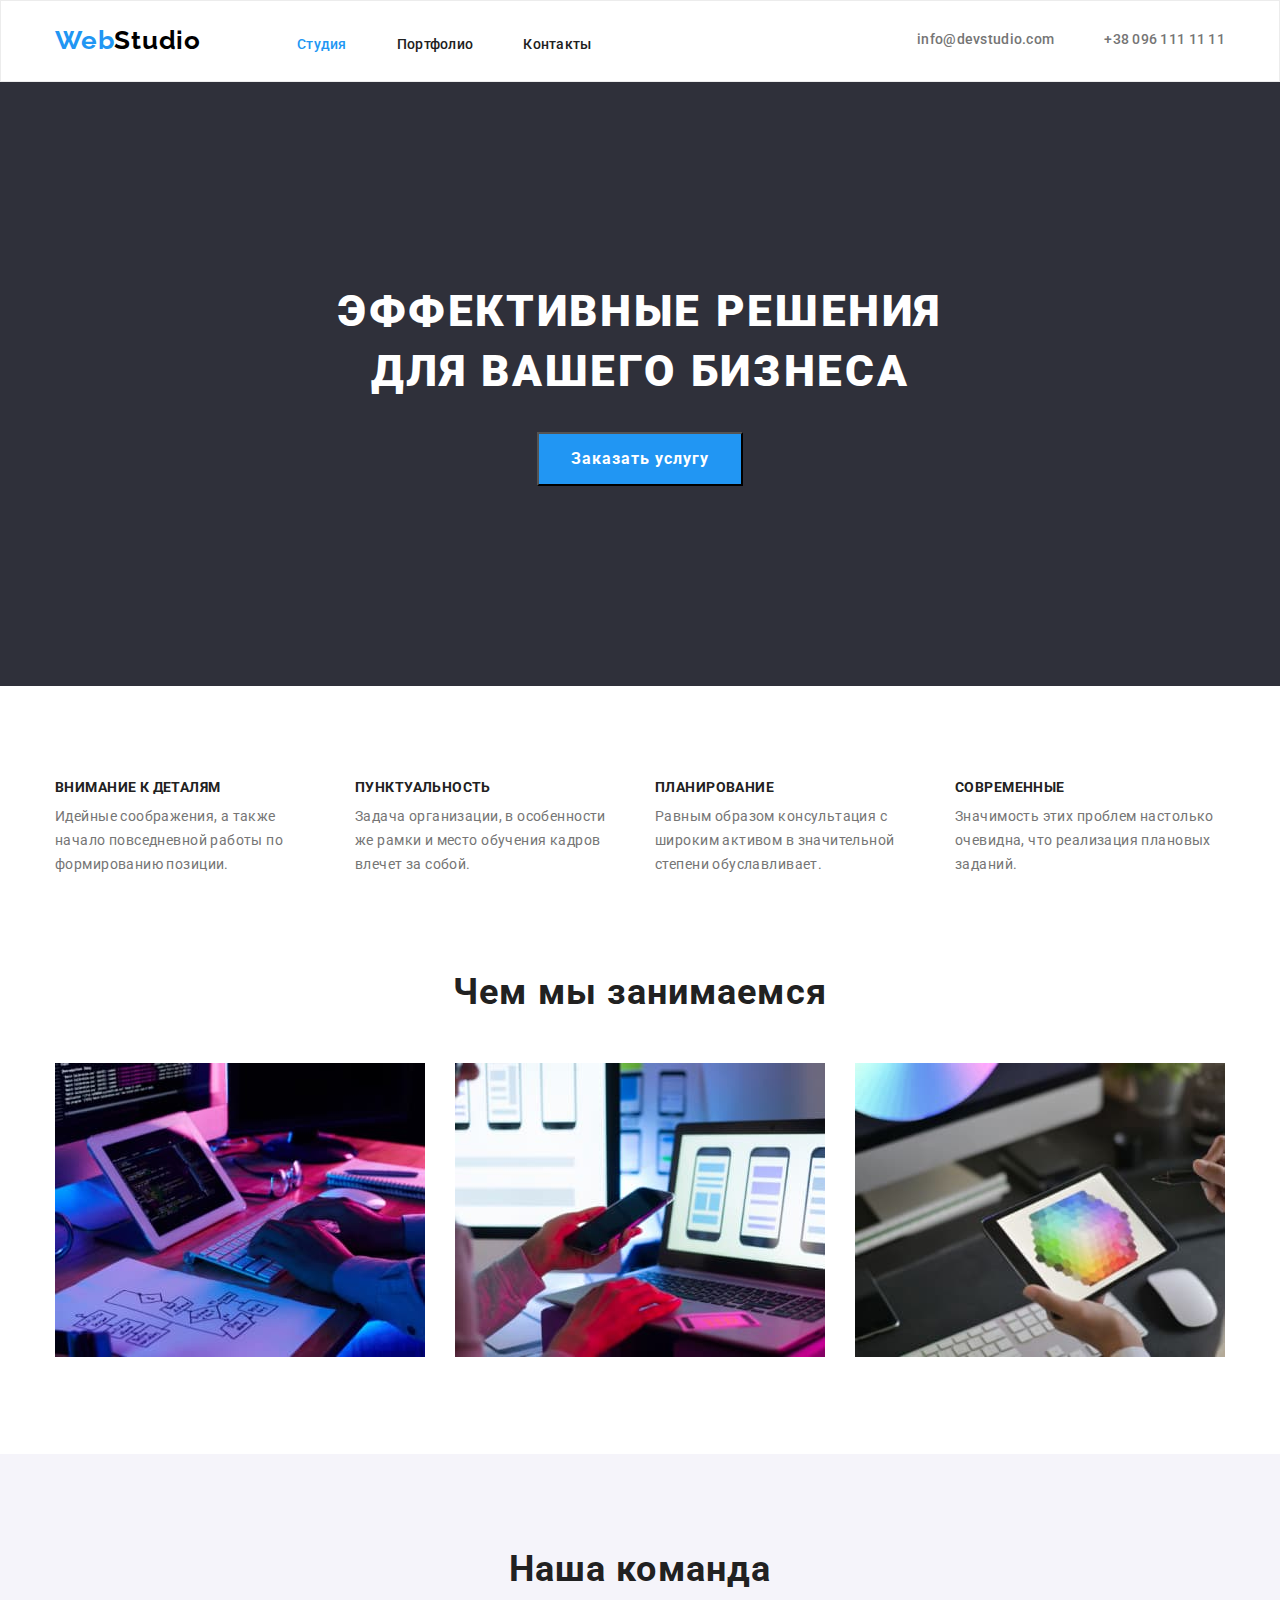
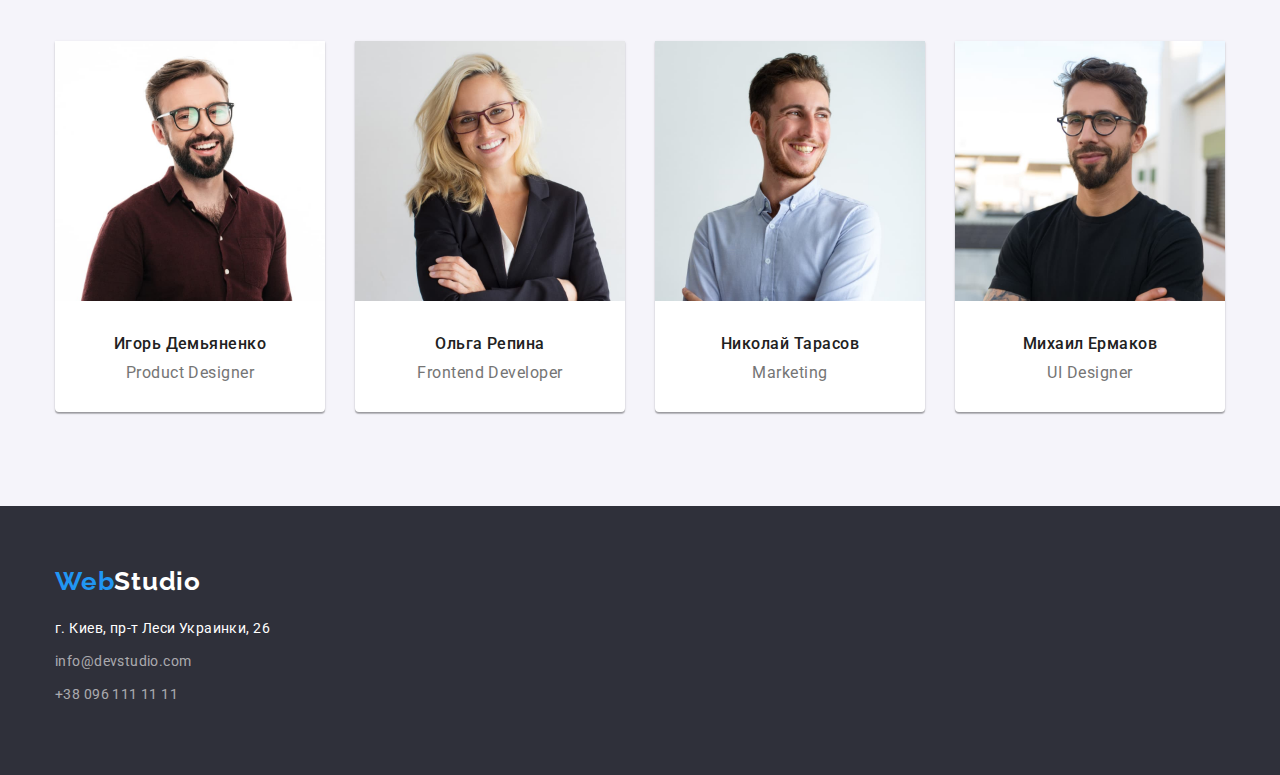
<file: index.html>
<!DOCTYPE html>
<html lang="ru">
  <head>
    <meta charset="UTF-8" />
    <meta http-equiv="X-UA-Compatible" content="IE=edge" />
    <meta name="viewport" content="width=device-width, initial-scale=1.0" />
    <title>Document</title>
    <link rel="preconnect" href="https://fonts.googleapis.com" />
    <link rel="preconnect" href="https://fonts.gstatic.com" crossorigin />
    <link
      href="https://fonts.googleapis.com/css2?family=Raleway:wght@700&family=Roboto:wght@400;500;700;900&display=swap"
      rel="stylesheet"
    />
    <link
      rel="stylesheet"
      href="https://cdnjs.cloudflare.com/ajax/libs/modern-normalize/1.0.0/modern-normalize.min.css"
    />
    <link rel="stylesheet" href="./css/styles.css" />
  </head>

  <body>
    <!--header-->
    <header class="header">
      <div class="container main-nav">
        <nav class="nav">
          <a href="index.html" class="logo-fist"
            >Web<span class="logo-second">Studio</span>
          </a>

          <ul class="list-nav">
            <li class="item">
              <a href="./index.html " class="link current">Студия</a>
            </li>
            <li class="item">
              <a href="./portfolio.html" class="link">Портфолио</a>
            </li>
            <li class="item">
              <a href="./index.html" class="link">Контакты</a>
            </li>
          </ul>
        </nav>

        <ul class="list-contacts">
          <li class="item">
            <a href="mailto:info@devstudio.com" class="link"
              >info@devstudio.com</a
            >
          </li>
          <li class="item">
            <a href="tel:+380961111111" class="link">+38 096 111 11 11</a>
          </li>
        </ul>
      </div>
    </header>
    <main>
      <!--sectipon-->

      <section class="hero">
        <div class="container">
          <h1 class="hero-name">
            Эффективные решения <br />
            для вашего бизнеса
          </h1>
          <button type="button" class="button">Заказать услугу</button>
        </div>
      </section>
      <!--peculiarities-->

      <section class="post">
        <div class="container">
          <ul class="post-list">
            <li class="item">
              <h3 class="post-title">Внимание к деталям</h3>
              <p class="post-text">
                Идейные соображения, а также начало повседневной работы по
                формированию позиции.
              </p>
            </li>
            <li class="item">
              <h3 class="post-title">Пунктуальность</h3>
              <p class="post-text">
                Задача организации, в особенности же рамки и место обучения
                кадров влечет за собой.
              </p>
            </li>
            <li class="item">
              <h3 class="post-title">Планирование</h3>
              <p class="post-text">
                Равным образом консультация с широким активом в значительной
                степени обуславливает.
              </p>
            </li>
            <li class="item">
              <h3 class="post-title">Современные</h3>
              <p class="post-text">
                Значимость этих проблем настолько очевидна, что реализация
                плановых заданий.
              </p>
            </li>
          </ul>
        </div>
      </section>

      <!--we doing-->

      <section class="we-doing">
        <div class="container">
          <h2 class="section-name">Чем мы занимаемся</h2>
          <ul class="content-list">
            <li class="item">
              <a href="" class="link">
                <img
                  src="./images/picture1squoosh.jpg"
                  width="370"
                  alt="notebook"
              /></a>
            </li>
            <li class="item">
              <a href="" class="link">
                <img
                  src="./images/picture2squoosh.jpg"
                  width="370"
                  alt="phone"
                />
              </a>
            </li>
            <li class="item">
              <a href="" class="link">
                <img
                  src="./images/picture3squoosh.jpg"
                  width="370"
                  alt="tablet"
                />
              </a>
            </li>
          </ul>
        </div>
      </section>
      <!--our team-->

      <section class="team">
        <div class="container">
          <h2 class="section-name">Наша команда</h2>
          <ul class="team-list">
            <li class="item">
              <img
                src="./images/Demayanenko.jpg"
                width="270"
                alt="Демьяненко"
              />
              <div class="team-box">
                <h3 class="box-name">Игорь Демьяненко</h3>
                <p class="box-text">Product Designer</p>
              </div>
            </li>
            <li class="item">
              <img src="./images/Repina.jpg" width="270" alt="Репина" />
              <div class="team-box">
                <h3 class="box-name">Ольга Репина</h3>
                <p class="box-text">Frontend Developer</p>
              </div>
            </li>

            <li class="item">
              <img src="./images/Tarasov.jpg" width="270" alt="Тарасов" />
              <div class="team-box">
                <h3 class="box-name">Николай Тарасов</h3>
                <p class="box-text">Marketing</p>
              </div>
            </li>
            <li class="item">
              <img src="./images/Ermakov.jpg" width="270" alt="Ермаков" />
              <div class="team-box">
                <h3 class="box-name">Михаил Ермаков</h3>
                <p class="box-text">UI Designer</p>
              </div>
            </li>
          </ul>
        </div>
      </section>
    </main>
    <!--basement-->
    <footer class="footer">
      <div class="container">
        <a href="index.htm" class="logo-third"
          >Web<span class="logo-fourth">Studio</span>
        </a>
        <address class="address">
          <ul>
            <li>г. Киев, пр-т Леси Украинки, 26</li>
            <li>
              <a href="mailto:info@devstudio.com" class="link"
                >info@devstudio.com</a
              >
            </li>
            <li class="item">
              <a href="tel:+380961111111" class="link">+38 096 111 11 11</a>
            </li>
          </ul>
        </address>
      </div>
    </footer>
  </body>
</html>
</file>
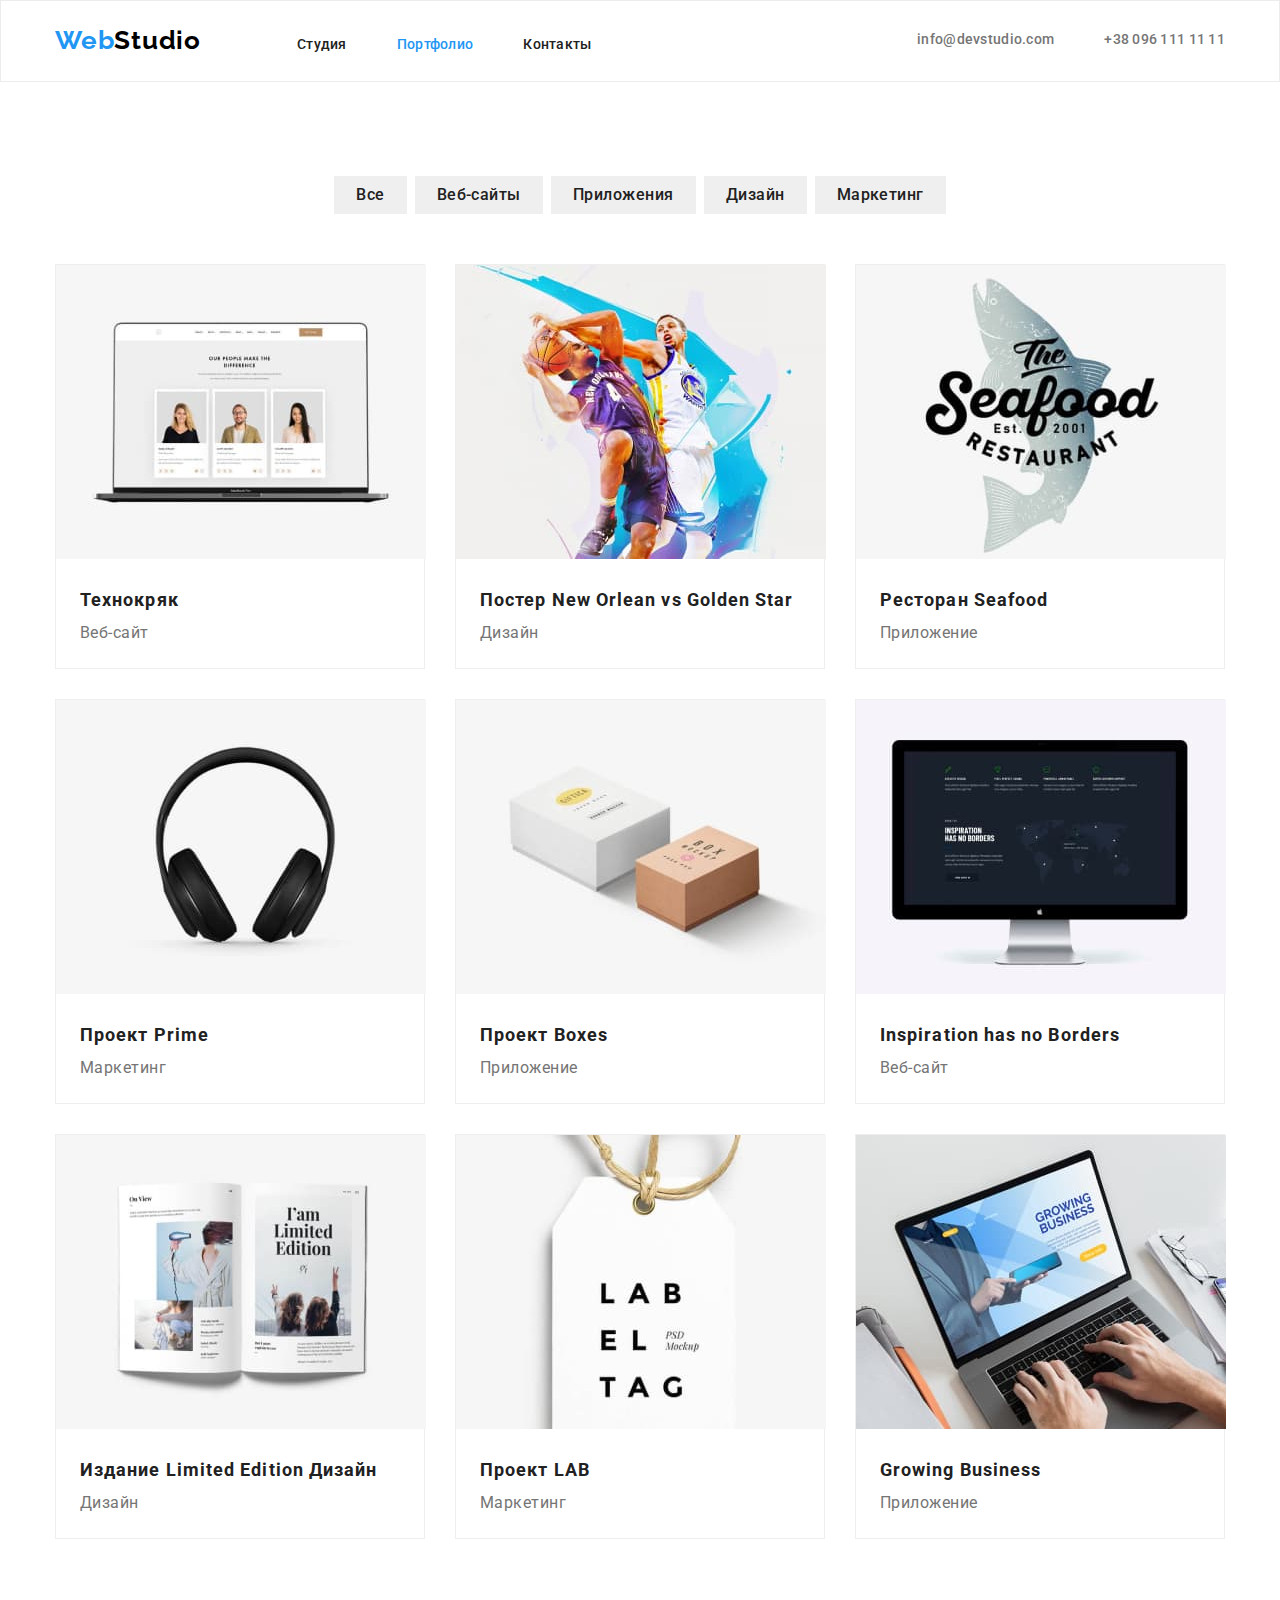
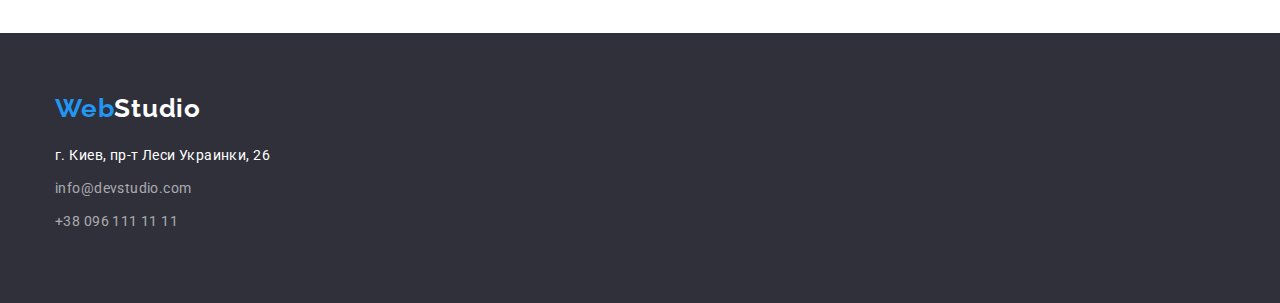
<file: portfolio.html>
<!DOCTYPE html>
<html lang="ru">
  <head>
    <meta charset="UTF-8" />
    <meta http-equiv="X-UA-Compatible" content="IE=edge" />
    <meta name="viewport" content="width=device-width, initial-scale=1.0" />
    <title>Document</title>
    <link rel="preconnect" href="https://fonts.googleapis.com" />
    <link rel="preconnect" href="https://fonts.gstatic.com" crossorigin />
    <link
      href="https://fonts.googleapis.com/css2?family=Raleway:wght@700&family=Roboto:wght@400;500;700;900&display=swap"
      rel="stylesheet"
    />
    <link
      rel="stylesheet"
      href="https://cdnjs.cloudflare.com/ajax/libs/modern-normalize/1.0.0/modern-normalize.min.css"
    />
    <link rel="stylesheet" href="./css/styles.css" />
  </head>

  <body>
    <!--header-->
    <header class="header">
      <div class="container main-nav">
        <nav class="nav">
          <a href="index.html" class="logo-fist"
            >Web<span class="logo-second">Studio</span>
          </a>

          <ul class="list-nav">
            <li class="item">
              <a href="./index.html " class="link">Студия</a>
            </li>
            <li class="item">
              <a href="./portfolio.html" class="link current">Портфолио</a>
            </li>
            <li class="item">
              <a href="./index.html" class="link">Контакты</a>
            </li>
          </ul>
        </nav>

        <ul class="list-contacts">
          <li class="item">
            <a href="mailto:info@devstudio.com" class="link"
              >info@devstudio.com</a
            >
          </li>
          <li class="item">
            <a href="tel:+380961111111" class="link">+38 096 111 11 11</a>
          </li>
        </ul>
      </div>
    </header>
    <main class="portfolio-content">
      <section class="portfolio-section">
        <div class="container">
          <ul class="filters">
            <li class="item">
              <button type="button" class="btn">Все</button>
            </li>
            <li class="item">
              <button type="button" class="btn">Веб-сайты</button>
            </li>
            <li class="item">
              <button type="button" class="btn">Приложения</button>
            </li>
            <li class="item">
              <button type="button" class="btn">Дизайн</button>
            </li>
            <li class="item">
              <button type="button" class="btn">Маркетинг</button>
            </li>
          </ul>

          <ul class="soft-list">
            <li class="item">
              <a href="">
                <img src="./images/laptop.jpg" width="370" alt="laptop" />
              </a>

              <div class="soft-card">
                <h3 class="card-name">Технокряк</h3>
                <p class="card-text">Веб-сайт</p>
              </div>
            </li>
            <li class="item">
              <a href="">
                <img src="./images/poster.jpg" width="370" alt="poster" />
              </a>
              <div class="soft-card">
                <h3 class="card-name">Постер New Orlean vs Golden Star</h3>
                <p class="card-text">Дизайн</p>
              </div>
            </li>
            <li class="item">
              <a href="">
                <img
                  src="./images/logo-restaurant.jpg"
                  width="370"
                  alt="restaurant"
              /></a>
              <div class="soft-card">
                <h3 class="card-name">Ресторан Seafood</h3>
                <p class="card-text">Приложение</p>
              </div>
            </li>
            <li class="item">
              <a href="">
                <img src="./images/headphones.jpg" width="370" alt="headphones"
              /></a>
              <div class="soft-card">
                <h3 class="card-name">Проект Prime</h3>
                <p class="card-text">Маркетинг</p>
              </div>
            </li>
            <li class="item">
              <a href=""
                ><img src="./images/box.jpg" width="370" alt="box"
              /></a>
              <div class="soft-card">
                <h3 class="card-name">Проект Boxes</h3>
                <p class="card-text">Приложение</p>
              </div>
            </li>
            <li class="item">
              <a href=""
                ><img src="./images/monoblock.jpg" width="370" alt="monoblock"
              /></a>
              <div class="soft-card">
                <h3 class="card-name">Inspiration has no Borders</h3>
                <p class="card-text">Веб-сайт</p>
              </div>
            </li>
            <li class="item">
              <a href=""
                ><img src="./images/book.jpg" width="370" alt="book"
              /></a>
              <div class="soft-card">
                <h3 class="card-name">Издание Limited Edition Дизайн</h3>
                <p class="card-text">Дизайн</p>
              </div>
            </li>
            <li class="item">
              <a href=""
                ><img src="./images/tag.jpg" width="370" alt="tag"
              /></a>
              <div class="soft-card">
                <h3 class="card-name">Проект LAB</h3>
                <p class="card-text">Маркетинг</p>
              </div>
            </li>
            <li class="item">
              <a href=""
                ><img
                  src="./images/working-on-a-laptop.jpg"
                  width="370"
                  alt="working"
              /></a>
              <div class="soft-card">
                <h3 class="card-name">Growing Business</h3>
                <p class="card-text">Приложение</p>
              </div>
            </li>
          </ul>
        </div>
      </section>
    </main>
    <footer class="footer">
      <div class="container">
        <a href="index.htm" class="logo-third"
          >Web<span class="logo-fourth">Studio</span>
        </a>
        <address class="address">
          <ul>
            <li>г. Киев, пр-т Леси Украинки, 26</li>
            <li>
              <a href="mailto:info@devstudio.com" class="link"
                >info@devstudio.com</a
              >
            </li>
            <li class="item">
              <a href="tel:+380961111111" class="link">+38 096 111 11 11</a>
            </li>
          </ul>
        </address>
      </div>
    </footer>
  </body>
</html>
</file>
<file: css/styles.css>
:root {
    --primary-text-color: #757575;
    --title-tex-color:#212121;
    --accent-color:#2196F3;
    --primary-white-color:#FFFFFF;
    --primary-background-color:#E5E5E5;
    --secondary-background-color:#2F303A;
}
body {
    
    margin: 0;
    font-family: 'Roboto',
    sans-serif;
    font-size: 14px;
    background-color: var(--primary-white-color);
    color: var(--primary-text-color);
}
html {
    box-sizing: border-box;
}
*,
 ::before,
 ::after {
    box-sizing: inherit;
}

a {
    text-decoration: none;
}

ul,
li { 
    margin: 0;
    padding: 0;
    list-style-type: none;
}
.img {
    display: block;
}
/*heder*/
.container {
   
    width: 1200px;
    padding-right:  15px;
    padding-left:  15px;
    margin-left: auto;
    margin-right: auto;
    
}
.header {
    padding-top: 24px;
    padding-bottom: 25px;
    background: var(--primary-white-color);
    border: 1px solid #ECECEC;
}
.main-nav {
    display: flex;
    align-items: center;
   
}
   
.logo-fist,
.logo-second {
    display: inline-block;
    margin: 0;
    padding: 0;
    margin-left: auto;
    font-family: Raleway;
    font-weight: 700;
    font-size: 26px;
    line-height: 1.19;
    letter-spacing: 0.03em;
    
    
}

.logo-second {
   
    color: #000000;

}
.logo-fist {

    color: var(--accent-color);
    
}
.list-nav {
    
    display: inline-flex;
    margin-left: 93px;
}
.list-nav .item + .item {
    
    margin-left: 50px;
   
}

.list-nav .link {
    display: block;
    
    font-weight: 500;
    font-size: 14px;
    line-height: 1.14;
    letter-spacing: 0.02em;
    color: var(--title-tex-color);
} 
.list-nav .link.current {
    color: var(--accent-color);
}
.list-nav .link:hover,
.list-nav .link:focus {
    color: var(--accent-color);
}
.list-contacts {

    display: inline-flex;
    margin-left: auto;
    
}
.list-contacts .item + .item {
    margin-left: 50px;
}
.list-contacts .link {
    display: block;
   
    font-weight: 500;
    font-size: 14px;
    line-height: 1.14;
    letter-spacing: 0.02em;
    color: var(--primary-text-color);

}
.list-contacts .link:hover,
.list-contacts .link:focus {
    color: var(--accent-color);
}

/*hero*/
.hero {
    padding-top: 200px;
    padding-bottom: 200px;
    margin: 0 auto;
    text-align: center;    
    background: var(--secondary-background-color);
}
h1 {
    
    
    margin-top: 0px;
    font-weight: 900;  
    font-size: 44px;
    line-height:1.36;
    letter-spacing: 0.06em;
    margin-bottom: 30px;
    text-transform: uppercase;
    color: var(--primary-white-color);
   
}


.button {
    display: inline-block;  
    padding: 10px 32px;
    min-width: 200px;
   
    
    font-family: inherit;
    font-weight: 700;
    font-size: 16px;
    line-height: 1.87;
    align-items: center;
    letter-spacing: 0.06em;
    
    cursor: pointer;
    color: var(--primary-white-color);
    background-color: var(--accent-color);
    
}
.button:hover,
.button:focus {
    filter: drop-shadow(0px 4px 4px rgba(0, 0, 0, 0.25));
    border-radius: 4px solid;
}
.button .primary {
    color: var(--title-tex-color);
    background-color: #F5F4FA;
}
.button .secondary {
    color: var(--accent-color);
    background-color: var(--primary-white-color);
}
/*peculiarities*/
.post {
    
    background: var(--primary-white-color);
    padding-top: 94px;
    padding-bottom: 94px;
   
       }
.post-list {
    
    display: flex;
    flex-wrap: wrap;
    
}
.post-list .item {
    width: 270px;
    
    
}
.post-list .item + .item {
     margin-left: 30px;
    
}
.post-title {
    margin: 0;
    padding: 0;
    margin-bottom: 10px;
    font-weight: 700;
    font-size: 14px;
    line-height: 1.14;
    letter-spacing: 0.03em;
    text-transform: uppercase;
    color: var(--title-tex-color);
}
.post-text {
    margin: 0;
    padding: 0;
    font-weight: 400;
    font-size: 14px;
    line-height: 1.71;
    letter-spacing: 0.03em;
    color: var(--primary-text-color);
}

/*we doing */
.we-doing {
    
    padding-bottom: 94px;
    
    background: var(--primary-white-color);
}
.content-list {
    display: flex;
    flex-wrap: wrap;
}
.content-list .item + .item {
    margin-left: 30px; 
}

.section-name 
{
    margin: 0 auto;
    margin-bottom: 50px;
   
    font-weight: 700;
    font-size: 36px;
    text-align: center;
    letter-spacing: 0.03em;
    line-height: 1.17;
    color: var(--title-tex-color);
} 



/*our team*/
.team {
   
    padding-top:  94px;
    padding-bottom: 94px;
    background: #F5F4FA;
}
.team-list {

    display: flex;
    flex-wrap: wrap;
}
.team-list .item+.item {
    
    margin-left: 30px;
}
    
    




.team-list .item {
    text-align: center;
    align-items:center;
    background: #FFFFFF;
    box-shadow: 0px 1px 3px rgba(0, 0, 0, 0.12),
    0px 1px 1px rgba(0, 0, 0, 0.14),
    0px 2px 1px rgba(0, 0, 0, 0.2);
    border-radius: 0px 0px 4px 4px;
    
}         
.team-box {
    
    padding-top: 30px;
    padding-bottom: 30px;
    
}    

       

.box-name {
    margin: 0;
    margin-bottom: 10px;
    font-weight: 500;
    font-size: 16px;
    line-height: 1.19;
    letter-spacing: 0.03em;
    color: var(--title-tex-color);

}
.box-text {
    margin: 0;
    
    font-weight: 400;
    font-size: 16px;
    line-height: 1.19;
    letter-spacing: 0.03em;
    color: var(--primary-text-color);

}

/* basement */ 
.footer {
    display: block;
    padding-top: 60px;
    padding-bottom: 60px;
    background: var(--secondary-background-color);
}

.logo-third,
.logo-fourth {
    display: inline-block;
    
    
    font-family: Raleway;
    font-weight: 700;
    font-size: 26px;
    line-height: 1.19;
    letter-spacing: 0.03em;
}
.logo-third {
    margin-bottom: 20px;
    color: var(--accent-color);

}
.logo-fourth {
   
    color: var(--primary-white-color);
}
.address li {
    display: block;
    margin: 0;
    margin-bottom: 9px; 
   
    font-style: normal;
    font-weight: 400;
    font-size: 14px;
    line-height: 1.71;
    letter-spacing: 0.03em;
    color: var(--primary-white-color);
    
}
.address .link {
    display: block;
    margin: 0;

    font-style: normal;
    font-weight: 400;
    font-size: 14px;
    line-height: 1.71;
    letter-spacing: 0.03em;
    color: rgba(255, 255, 255, 0.6);
    
}
.address .item {
    display: block;
    
}
/* Portfolio Page*/
.btn { 
    display: block;
    font-family: inherit;
    border-radius: 4px solid;
    border: transparent;
    font-weight: 500;
    font-size: 16px;
    line-height: 1.62;
    text-align: center;
    letter-spacing: 0.03em;
    padding: 6px 22px;
    cursor: pointer;
    color: var(--title-tex-color);
}
.btn:hover,
.btn:focus {
    color: #FFFFFF;
    background: #2196F3;
}


/*portfolio section*/
.portfolio-section {
    padding-top: 94px;
    padding-bottom: 94px;
   
    
}

.filters {
    display: flex;
    align-items: center;
    text-align: center;
    justify-content: center;
    margin-bottom: 50px;
      
}
.filters .item + .item {
    margin-left: 8px;
}


.soft-list {

    display: flex;
    flex-wrap: wrap; 
    margin-right: 0; 
    margin-left: 0;
    
   
}

.soft-list .item{
    width: calc((100% - 60px)/3) ;
    margin-right: 30px;
    margin-bottom: 30px;
} 

.soft-list .item {
    
    background: #FFFFFF;
    border: 1px solid #EEEEEE;
    box-sizing: border-box;

}
.soft-list .item:nth-child( 3n ) {
    margin-right: 0;
    
}
.soft-list .item:nth-last-child( -n +3 ) {
    margin-bottom: 0;
}

.soft-card {
    padding-top: 20px;
    padding-bottom: 20px;
    padding-left: 24px;
}
.card-name {
    margin: 0;
    
    font-weight: 700;
    font-size: 18px;
    line-height: 2;
    letter-spacing: 0.06em;
    color: var(--title-tex-color);
}
.card-text {
    margin: 0;
    font-weight: 400;
    font-size: 16px;
    line-height: 1.87;
    letter-spacing: 0.03em;
    color: var(--primary-text-color);
}
</file>
